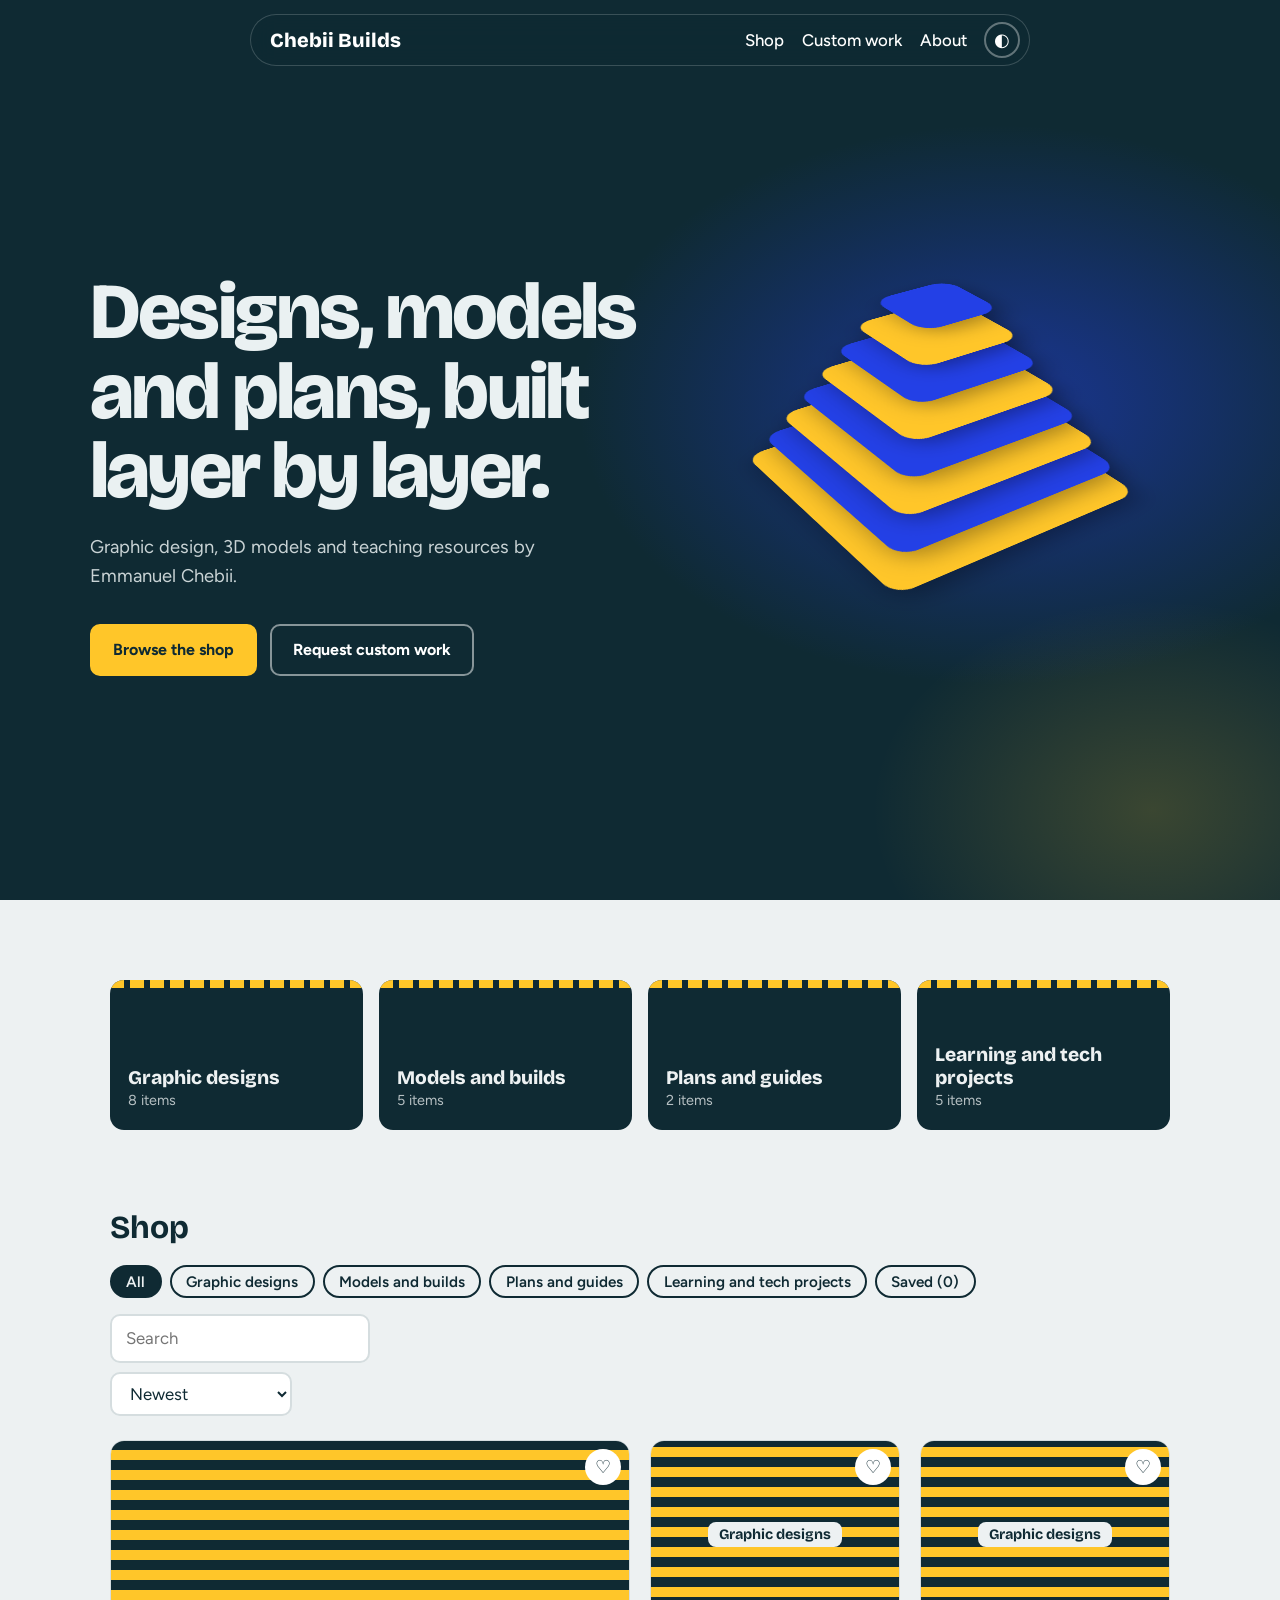
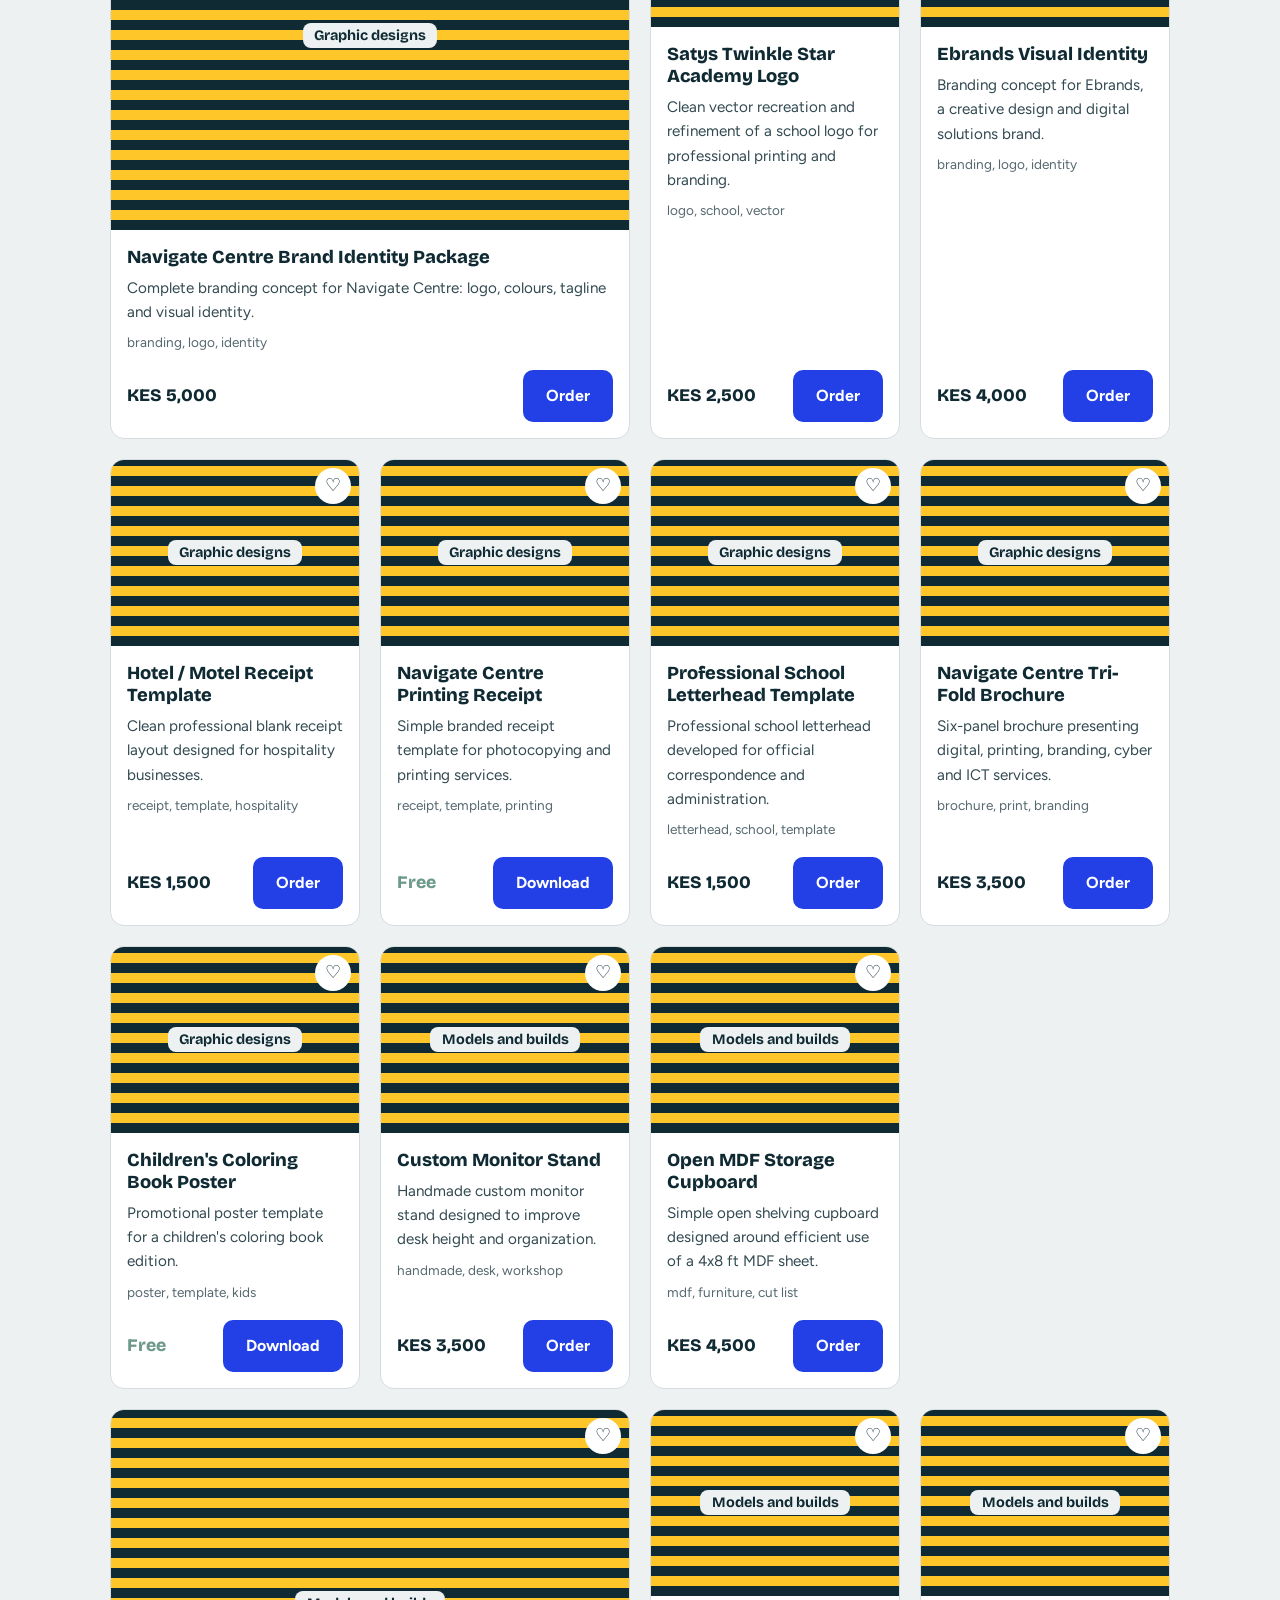
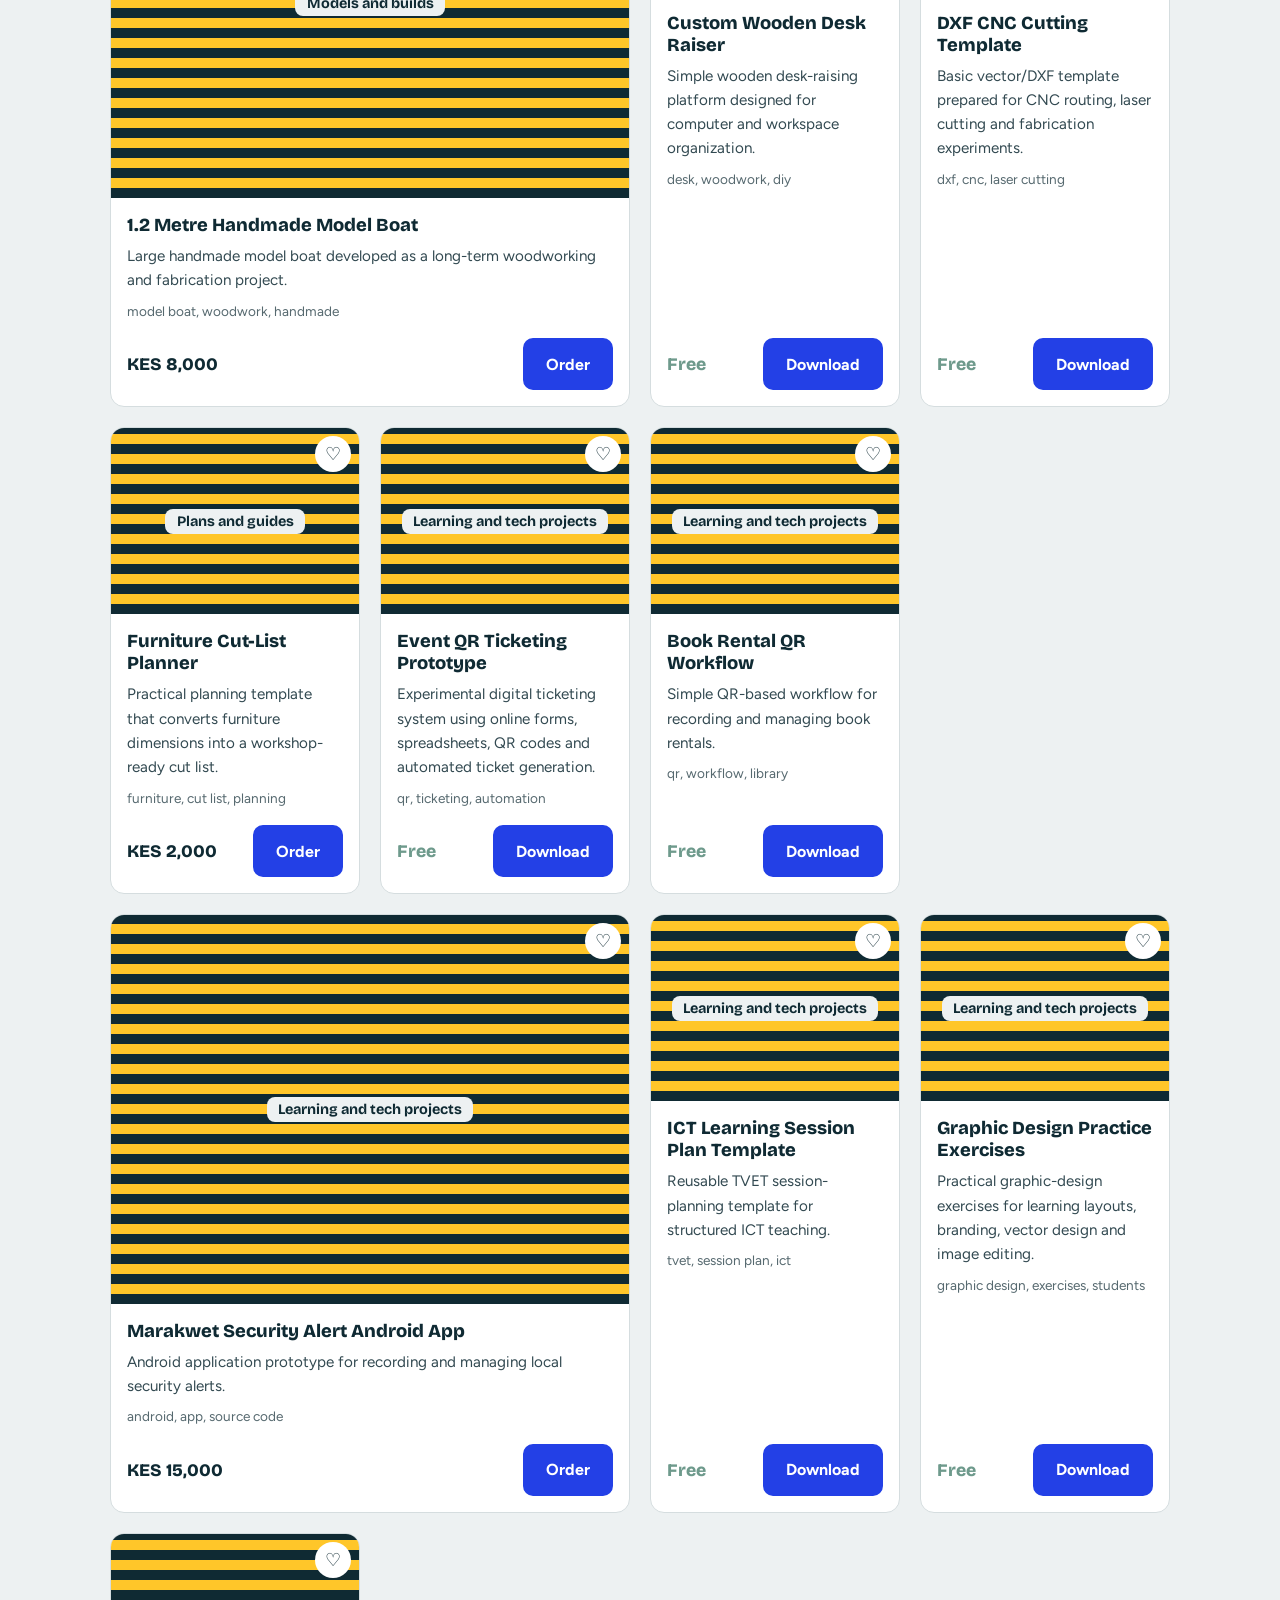
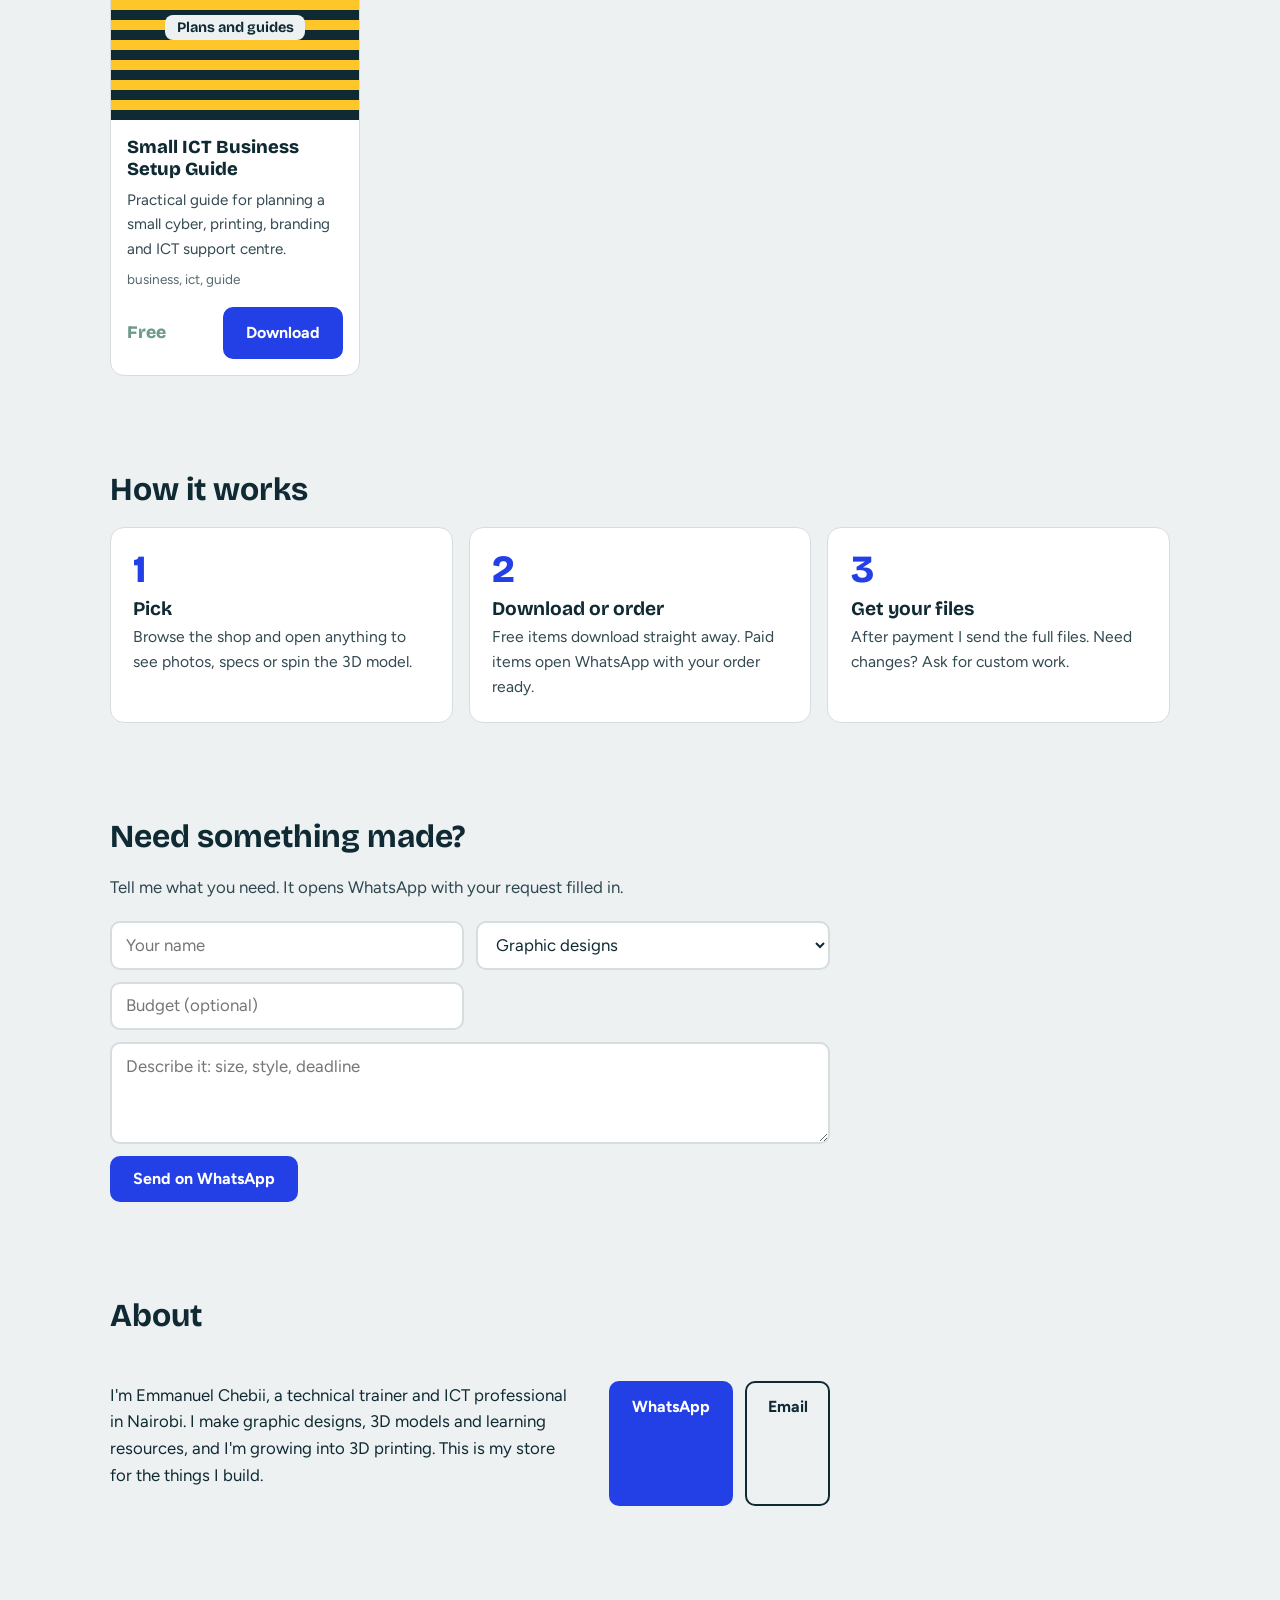
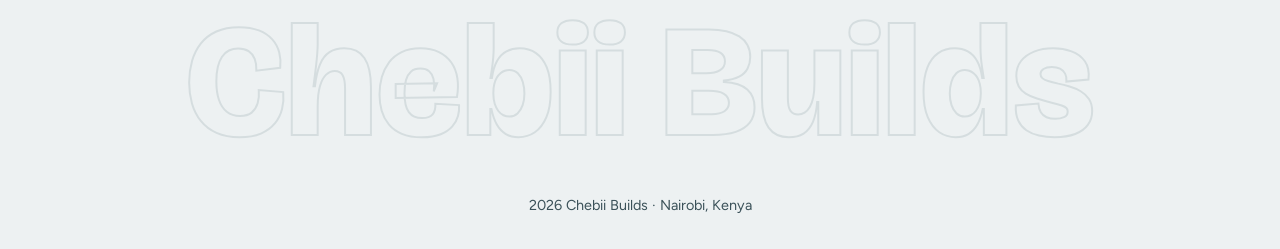
<file: index.html>
<!DOCTYPE html>
<html lang="en">
<head>
<meta charset="utf-8">
<meta name="viewport" content="width=device-width, initial-scale=1">
<title>Chebii Builds — designs, 3D models and plans</title>
<meta name="description" content="Graphic designs, 3D models, printable plans and teaching resources by Emmanuel Chebii.">
<link rel="icon" href="data:image/svg+xml,<svg xmlns='http://www.w3.org/2000/svg' viewBox='0 0 100 100'><rect width='100' height='100' rx='18' fill='%230F2A33'/><path d='M22 66h56M22 50h56M22 34h56' stroke='%23FFC629' stroke-width='8' stroke-linecap='round'/></svg>">
<link rel="preconnect" href="https://fonts.googleapis.com">
<link rel="preconnect" href="https://fonts.gstatic.com" crossorigin>
<link href="https://fonts.googleapis.com/css2?family=Bricolage+Grotesque:opsz,wght@12..96,600;12..96,800&family=Figtree:wght@400;500;700&display=swap" rel="stylesheet">
<link rel="stylesheet" href="assets/css/style.css">
<style>
/* ===== Layout v3: lives in this file, colours still come from style.css ===== */
.top{position:fixed;top:14px;left:50%;transform:translateX(-50%);width:min(780px,calc(100% - 24px));padding:.45rem .55rem .45rem 1.2rem;border:1px solid rgba(255,255,255,.18);border-radius:99px;background:rgba(15,42,51,.72);backdrop-filter:blur(14px);-webkit-backdrop-filter:blur(14px);color:#fff}
.top nav{gap:1.1rem}
.top nav a:hover{color:var(--safety)}
.top .icon{border-color:rgba(255,255,255,.35);color:#fff}

.hero2{position:relative;min-height:100svh;display:grid;align-items:center;padding:7rem 1.25rem 4rem;overflow:hidden;color:#EAF1F2;background:
  radial-gradient(600px 400px at 78% 45%,rgba(35,64,230,.55),transparent 70%),
  radial-gradient(400px 300px at 90% 90%,rgba(255,198,41,.18),transparent 70%),#0F2A33}
.h-in{max-width:1100px;width:100%;margin:0 auto;display:grid;grid-template-columns:1.1fr 1fr;gap:2rem;align-items:center}
.hero2 h1{font-size:clamp(2.6rem,6.2vw,5.4rem);font-weight:800;letter-spacing:-.035em;line-height:1}
.hero2 p{max-width:32rem;margin:1.4rem 0 2rem;font-size:1.15rem;opacity:.85}
.hero2 .btn{background:var(--safety);border-color:var(--safety);color:#0F2A33}
.hero2 .btn.alt{background:transparent;color:#fff;border-color:rgba(255,255,255,.5)}
.hero2 .btn+.btn{margin-left:.6rem}

/* the one memorable thing: a print stack you can tilt with the pointer */
.stage3d{perspective:1100px;display:grid;place-items:center;height:440px}
.stack{position:relative;width:280px;height:280px;transform-style:preserve-3d;transform:rotateX(var(--rx,58deg)) rotateZ(var(--rz,-35deg));transition:transform .15s ease-out}
.slab{--s:calc(280px - var(--i)*28px);position:absolute;width:var(--s);height:var(--s);left:calc((280px - var(--s))/2);top:calc((280px - var(--s))/2);border-radius:20px;background:var(--safety);box-shadow:0 10px 30px rgba(0,0,0,.35);transform:translateZ(calc(var(--i)*26px));animation:rise .9s cubic-bezier(.2,.8,.2,1) both;animation-delay:calc(var(--i)*.09s)}
.slab:nth-child(even){background:#2340E6}
@keyframes rise{from{transform:translateZ(0);opacity:0}}

.wrap{padding-top:5rem}
.steps{display:grid;grid-template-columns:repeat(3,1fr);gap:1rem}
.step{background:var(--card);border:1px solid var(--line);border-radius:var(--radius);padding:1.4rem}
.step b{display:block;font:800 2.4rem var(--head);color:var(--cobalt);line-height:1;margin-bottom:.6rem}
.step h3{font-size:1.2rem;margin-bottom:.3rem}
.step p{margin:0;opacity:.85;font-size:.98rem}

.tiles-wrap{padding-top:5rem}
.tile{min-height:150px}
.about{display:grid;grid-template-columns:1fr 1.2fr;gap:2rem}
.about h2{grid-column:1/-1;margin-bottom:0}
.wordmark{margin-top:5rem;text-align:center;font:800 clamp(3rem,14vw,10rem)/1 var(--head);color:transparent;-webkit-text-stroke:2px var(--line);user-select:none;overflow:hidden}
.foot{margin-top:0;border:0}

@media(max-width:820px){
  .h-in{grid-template-columns:1fr}
  .stage3d{height:300px}.stack{scale:.62}
  .steps,.about{grid-template-columns:1fr}
  .top nav a[href="#custom"]{display:none}
  .hero2 .btn+.btn{margin:.6rem 0 0}
}
</style>
</head>
<body>
<header class="top">
  <a class="brand" href="#top" id="brand">Chebii Builds</a>
  <nav>
    <a href="#shop">Shop</a>
    <a href="#custom">Custom work</a>
    <a href="#about">About</a>
    <button id="theme" class="icon" aria-label="Switch light or dark mode">◐</button>
  </nav>
</header>

<main id="top">
  <section class="hero2" id="hero">
    <div class="h-in">
      <div>
        <h1>Designs, models and plans, built layer by layer.</h1>
        <p id="tagline"></p>
        <a class="btn" href="#shop">Browse the shop</a>
        <a class="btn alt" href="#custom">Request custom work</a>
      </div>
      <div class="stage3d" aria-hidden="true">
        <div class="stack" id="stack">
          <i class="slab" style="--i:0"></i><i class="slab" style="--i:1"></i><i class="slab" style="--i:2"></i><i class="slab" style="--i:3"></i>
          <i class="slab" style="--i:4"></i><i class="slab" style="--i:5"></i><i class="slab" style="--i:6"></i><i class="slab" style="--i:7"></i>
        </div>
      </div>
    </div>
  </section>

  <section class="wrap tiles-wrap"><div class="tiles" id="tiles"></div></section>

  <section id="shop" class="wrap">
    <h2>Shop</h2>
    <div class="tools">
      <div class="chips" id="chips" role="group" aria-label="Filter by category"></div>
      <div class="right">
        <input id="search" type="search" placeholder="Search" aria-label="Search products">
        <select id="sort" aria-label="Sort products">
          <option value="new">Newest</option>
          <option value="free">Free first</option>
          <option value="low">Price: low to high</option>
          <option value="high">Price: high to low</option>
        </select>
      </div>
    </div>
    <div class="grid" id="grid" aria-live="polite"></div>
  </section>

  <section class="wrap" id="how">
    <h2>How it works</h2>
    <div class="steps">
      <div class="step"><b>1</b><h3>Pick</h3><p>Browse the shop and open anything to see photos, specs or spin the 3D model.</p></div>
      <div class="step"><b>2</b><h3>Download or order</h3><p>Free items download straight away. Paid items open WhatsApp with your order ready.</p></div>
      <div class="step"><b>3</b><h3>Get your files</h3><p>After payment I send the full files. Need changes? Ask for custom work.</p></div>
    </div>
  </section>

  <section id="custom" class="wrap">
    <h2>Need something made?</h2>
    <p class="lead">Tell me what you need. It opens WhatsApp with your request filled in.</p>
    <div class="form">
      <input id="f-name" placeholder="Your name" aria-label="Your name">
      <select id="f-type" aria-label="What do you need"></select>
      <input id="f-budget" placeholder="Budget (optional)" aria-label="Budget">
      <textarea id="f-msg" rows="3" placeholder="Describe it: size, style, deadline" aria-label="Details"></textarea>
      <button class="btn" id="f-send" type="button">Send on WhatsApp</button>
    </div>
  </section>

  <section id="about" class="wrap about">
    <h2>About</h2>
    <p id="about-text"></p>
    <div class="links" id="links"></div>
  </section>

  <div class="wordmark" aria-hidden="true">Chebii Builds</div>
</main>

<footer class="foot"><span id="year"></span> Chebii Builds · Nairobi, Kenya</footer>

<dialog id="modal" aria-label="Product details"><div id="modal-body"></div></dialog>
<script src="assets/js/app.js"></script>
<script>
(() => {
  const hero = document.getElementById("hero"), st = document.getElementById("stack");
  hero.addEventListener("pointermove", (e) => {
    const r = hero.getBoundingClientRect(), x = (e.clientX - r.left) / r.width - .5, y = (e.clientY - r.top) / r.height - .5;
    st.style.setProperty("--rx", (58 - y * 20) + "deg");
    st.style.setProperty("--rz", (-35 + x * 45) + "deg");
  });
})();
</script>
</body>
</html>
</file>
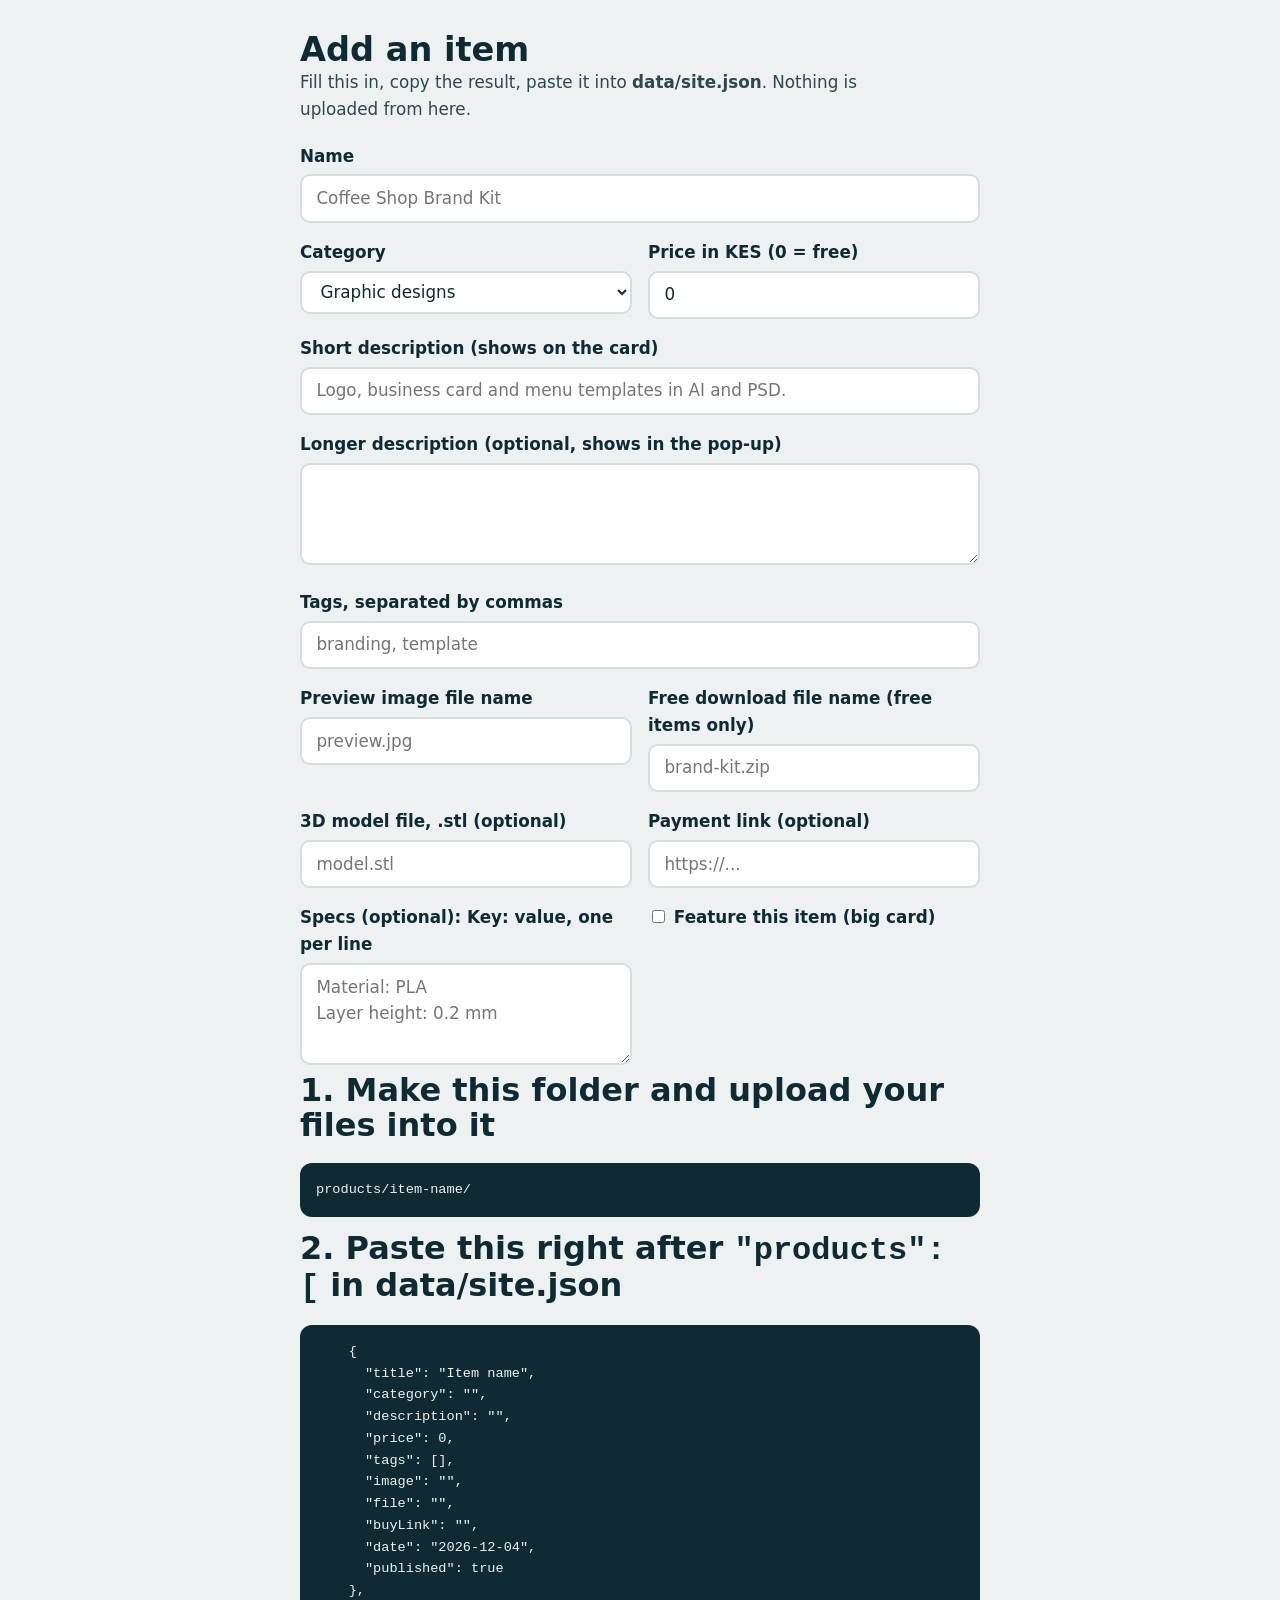
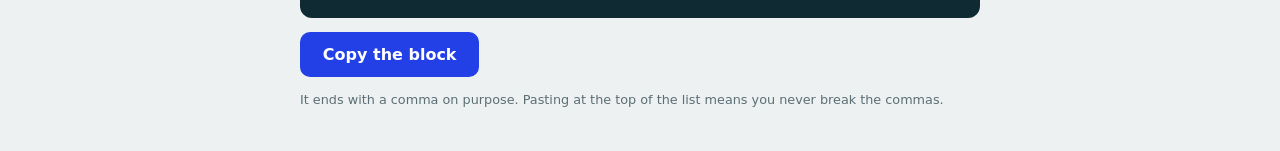
<file: tools/add-item.html>
<!DOCTYPE html>
<html lang="en">
<head>
<meta charset="utf-8">
<meta name="viewport" content="width=device-width, initial-scale=1">
<title>Add an item — Chebii Builds</title>
<link rel="stylesheet" href="../assets/css/style.css">
<style>
main{max-width:720px;margin:0 auto;padding:2rem 1.25rem}
label{display:block;font-weight:700;margin:1rem 0 .3rem}
input,select,textarea{width:100%;padding:.55rem .9rem;border-radius:10px;border:2px solid var(--line);background:var(--card);color:var(--resin);font:inherit}
.row{display:grid;grid-template-columns:1fr 1fr;gap:1rem}
pre{background:var(--resin);color:var(--plate);padding:1rem;border-radius:12px;overflow:auto;font-size:.85rem;white-space:pre-wrap}
ol{padding-left:1.2rem}
</style>
</head>
<body>
<main>
  <h1>Add an item</h1>
  <p class="lead">Fill this in, copy the result, paste it into <b>data/site.json</b>. Nothing is uploaded from here.</p>

  <label for="title">Name</label><input id="title" placeholder="Coffee Shop Brand Kit">
  <div class="row">
    <div><label for="cat">Category</label><select id="cat"></select></div>
    <div><label for="price">Price in KES (0 = free)</label><input id="price" type="number" min="0" value="0"></div>
  </div>
  <label for="desc">Short description (shows on the card)</label>
  <input id="desc" placeholder="Logo, business card and menu templates in AI and PSD.">
  <label for="details">Longer description (optional, shows in the pop-up)</label>
  <textarea id="details" rows="3"></textarea>
  <label for="tags">Tags, separated by commas</label><input id="tags" placeholder="branding, template">
  <div class="row">
    <div><label for="img">Preview image file name</label><input id="img" placeholder="preview.jpg"></div>
    <div><label for="file">Free download file name (free items only)</label><input id="file" placeholder="brand-kit.zip"></div>
  </div>
  <div class="row">
    <div><label for="model">3D model file, .stl (optional)</label><input id="model" placeholder="model.stl"></div>
    <div><label for="buy">Payment link (optional)</label><input id="buy" placeholder="https://..."></div>
  </div>
  <div class="row">
    <div><label for="specs">Specs (optional): Key: value, one per line</label><textarea id="specs" rows="3" placeholder="Material: PLA&#10;Layer height: 0.2 mm"></textarea></div>
    <div><label><input id="feat" type="checkbox" style="width:auto"> Feature this item (big card)</label></div>
  </div>

  <h2>1. Make this folder and upload your files into it</h2>
  <pre id="folder"></pre>
  <h2>2. Paste this right after <code>"products": [</code> in data/site.json</h2>
  <pre id="out"></pre>
  <button class="btn" id="copy" type="button">Copy the block</button>
  <p class="hint">It ends with a comma on purpose. Pasting at the top of the list means you never break the commas.</p>
</main>
<script>
const $ = (i) => document.getElementById(i);
fetch("../data/site.json").then((r) => r.json()).then((d) => {
  $("cat").innerHTML = d.categories.map((c) => `<option value="${c.id}">${c.name}</option>`).join("");
}).catch(() => { $("cat").innerHTML = '<option value="graphics">graphics</option><option value="models">models</option><option value="plans">plans</option><option value="teaching">teaching</option>'; });

function build() {
  const title = $("title").value.trim() || "Item name";
  const slug = title.toLowerCase().replace(/[^a-z0-9]+/g, "-").replace(/^-|-$/g, "") || "item";
  const dir = "products/" + slug + "/";
  const price = Math.max(0, +$("price").value || 0);
  const path = (f) => (f.trim() ? dir + f.trim() : "");
  const o = {
    title, category: $("cat").value, description: $("desc").value.trim(), price,
    tags: $("tags").value.split(",").map((t) => t.trim()).filter(Boolean),
    image: path($("img").value), file: price === 0 ? path($("file").value) : "",
    buyLink: $("buy").value.trim(), date: new Date().toISOString().slice(0, 10), published: true
  };
  if ($("details").value.trim()) o.details = $("details").value.trim();
  if ($("model").value.trim()) o.model = path($("model").value);
  const sp = Object.fromEntries($("specs").value.split("\n").map((l) => l.split(/:(.*)/s)).filter((a) => a[1] && a[0].trim()).map((a) => [a[0].trim(), a[1].trim()]));
  if (Object.keys(sp).length) o.specs = sp;
  if ($("feat").checked) o.featured = true;
  const files = [$("img").value, price === 0 ? $("file").value : "", $("model").value].map((f) => f.trim()).filter(Boolean);
  $("folder").textContent = dir + (files.length ? "\n  " + files.join("\n  ") : "") + (price > 0 ? "\n\n(Paid item: keep the real files on Drive, only upload the preview.)" : "");
  $("out").textContent = JSON.stringify(o, null, 2).replace(/^/gm, "    ") + ",";
}
document.querySelectorAll("input,select,textarea").forEach((e) => e.addEventListener("input", build));
$("copy").onclick = () => navigator.clipboard.writeText($("out").textContent).then(() => { $("copy").textContent = "Copied"; setTimeout(() => $("copy").textContent = "Copy the block", 1500); });
build();
</script>
</body>
</html>
</file>
<file: assets/css/style.css>
/* ===== Palette: change colours here only ===== */
:root{
  --plate:#EDF1F2;   /* page background (print bed) */
  --card:#FFFFFF;
  --resin:#0F2A33;   /* main dark + text */
  --cobalt:#2340E6;  /* buttons, links */
  --safety:#FFC629;  /* highlight, layer lines */
  --sage:#6E9A8C;    /* muted accents */
  --line:#D5DDDF;
  --radius:14px;
  --head:"Bricolage Grotesque",system-ui,sans-serif;
  --body:"Figtree",system-ui,sans-serif;
}
@media (prefers-color-scheme:dark){
  :root:not([data-theme=light]){--plate:#0B1C22;--card:#12303A;--resin:#EAF1F2;--line:#23444F;--cobalt:#5B75FF}
}
:root[data-theme=dark]{--plate:#0B1C22;--card:#12303A;--resin:#EAF1F2;--line:#23444F;--cobalt:#5B75FF}
*{box-sizing:border-box}
html{scroll-behavior:smooth}
body{margin:0;background:var(--plate);color:var(--resin);font:400 1.05rem/1.6 var(--body)}
a{color:inherit}
:focus-visible{outline:3px solid var(--cobalt);outline-offset:3px}
.wrap{max-width:1100px;margin:0 auto;padding:4rem 1.25rem 1rem}
h1,h2,h3{font-family:var(--head);line-height:1.1;margin:0}
h2{font-size:2rem;margin-bottom:1.25rem}

.top{position:sticky;top:0;z-index:5;display:flex;justify-content:space-between;align-items:center;padding:.9rem 1.25rem;background:var(--plate);border-bottom:1px solid var(--line)}
.brand{font:800 1.25rem var(--head);text-decoration:none}
.top nav{display:flex;gap:1.25rem}
.top nav a{text-decoration:none;font-weight:500}
.top nav a:hover{color:var(--cobalt)}

.hero{max-width:1100px;margin:0 auto;padding:4rem 1.25rem 2rem;display:grid;grid-template-columns:1.3fr 1fr;gap:2.5rem;align-items:center}
.hero h1{font-size:clamp(2.2rem,5.5vw,4rem);font-weight:800;letter-spacing:-.02em}
.hero p{max-width:34rem;margin:1.25rem 0 1.75rem;opacity:.85}
.btn{display:inline-block;background:var(--cobalt);color:#fff;padding:.7rem 1.3rem;border-radius:10px;font-weight:700;text-decoration:none;border:2px solid var(--cobalt);cursor:pointer;font-size:1rem;font-family:var(--body)}
.btn:hover{filter:brightness(1.1)}
.btn.alt{background:transparent;color:var(--resin);border-color:var(--resin)}

/* the one memorable thing: a print "building up" once on load */
.layers{display:flex;flex-direction:column-reverse;gap:6px;justify-content:flex-start}
.layers i{display:block;height:30px;border-radius:6px;background:var(--safety);transform-origin:left;animation:print .5s ease-out both}
.layers i:nth-child(odd){background:var(--resin)}
.layers i:nth-child(1){width:100%;animation-delay:.05s}.layers i:nth-child(2){width:92%;animation-delay:.15s}
.layers i:nth-child(3){width:84%;animation-delay:.25s}.layers i:nth-child(4){width:74%;animation-delay:.35s}
.layers i:nth-child(5){width:62%;animation-delay:.45s}.layers i:nth-child(6){width:48%;animation-delay:.55s}
.layers i:nth-child(7){width:30%;animation-delay:.65s}
@keyframes print{from{transform:scaleX(0)}to{transform:scaleX(1)}}

.tools{display:flex;flex-wrap:wrap;gap:1rem;justify-content:space-between;margin-bottom:1.5rem}
.chips{display:flex;flex-wrap:wrap;gap:.5rem}
.chip{border:2px solid var(--resin);background:transparent;color:var(--resin);padding:.35rem .9rem;border-radius:99px;font:600 .95rem var(--body);cursor:pointer}
.chip[aria-pressed=true]{background:var(--resin);color:var(--plate)}
#search{padding:.55rem .9rem;border-radius:10px;border:2px solid var(--line);background:var(--card);color:var(--resin);font:inherit;min-width:min(100%,260px)}

.grid{display:grid;grid-template-columns:repeat(auto-fill,minmax(250px,1fr));gap:1.25rem}
.card{background:var(--card);border:1px solid var(--line);border-radius:var(--radius);overflow:hidden;display:flex;flex-direction:column}
.thumb{aspect-ratio:4/3;background:repeating-linear-gradient(0deg,var(--resin) 0 10px,var(--safety) 10px 20px);display:grid;place-items:center}
.thumb img{width:100%;height:100%;object-fit:cover}
.thumb span{background:var(--plate);color:var(--resin);padding:.25rem .7rem;border-radius:8px;font:700 .9rem var(--head)}
.info{padding:1rem;display:flex;flex-direction:column;gap:.5rem;flex:1}
.info h3{font-size:1.15rem}
.info p{margin:0;font-size:.95rem;opacity:.85}
.meta{display:flex;justify-content:space-between;align-items:center;margin-top:auto;padding-top:.5rem}
.price{font:800 1.1rem var(--head)}
.price.free{color:var(--sage)}
.tags{font-size:.85rem;opacity:.7}
.empty{grid-column:1/-1;padding:2rem;border:2px dashed var(--line);border-radius:var(--radius);text-align:center}

.about p{max-width:42rem}
.links{display:flex;flex-wrap:wrap;gap:.75rem;margin-top:1rem}
.foot{margin-top:4rem;padding:2rem 1.25rem;border-top:1px solid var(--line);text-align:center;font-size:.9rem;opacity:.8}

@media(max-width:760px){.hero{grid-template-columns:1fr}.layers i{height:18px}}
@media(prefers-reduced-motion:reduce){*{animation:none!important;scroll-behavior:auto!important}}

/* ===== v2: engagement features ===== */
.icon{background:none;border:2px solid var(--line);color:var(--resin);width:36px;height:36px;border-radius:50%;cursor:pointer;font-size:1.1rem}
.top nav{align-items:center}
.lead{max-width:40rem;opacity:.85;margin:0 0 1.25rem}
.hero .btn+.btn{margin-left:.6rem}

.tiles-wrap{padding-top:1rem;padding-bottom:0}
.tiles{display:grid;grid-template-columns:repeat(auto-fit,minmax(200px,1fr));gap:1rem}
.tile{text-align:left;background:var(--resin);color:var(--plate);border:0;border-radius:var(--radius);padding:1.1rem;cursor:pointer;font:inherit;position:relative;overflow:hidden;min-height:110px;display:flex;flex-direction:column;justify-content:flex-end}
.tile::before{content:"";position:absolute;inset:0 0 auto 0;height:8px;background:repeating-linear-gradient(90deg,var(--safety) 0 14px,transparent 14px 20px)}
.tile b{font:800 1.2rem var(--head)}
.tile span{opacity:.75;font-size:.9rem}
.tile:hover{transform:translateY(-3px);transition:transform .15s}

.right{display:flex;gap:.6rem;flex-wrap:wrap}
#sort,.form input,.form select,.form textarea{padding:.55rem .9rem;border-radius:10px;border:2px solid var(--line);background:var(--card);color:var(--resin);font:inherit}

.card{position:relative;transition:transform .15s,box-shadow .15s}
.card:hover{transform:translateY(-4px);box-shadow:0 12px 28px rgba(0,0,0,.14)}
.card.feature{grid-column:span 2}
.thumb{width:100%;border:0;padding:0;cursor:pointer;position:relative;overflow:hidden}
.thumb img{transition:transform .4s}
.card:hover .thumb img{transform:scale(1.05)}
.badges{position:absolute;top:.6rem;left:.6rem;display:flex;gap:.35rem}
.badge{background:var(--safety);color:#0F2A33;font:700 .75rem var(--body);padding:.15rem .55rem;border-radius:99px}
.badge.b3d{background:var(--cobalt);color:#fff}
.heart{position:absolute;top:.5rem;right:.5rem;width:36px;height:36px;border-radius:50%;border:0;background:var(--card);color:var(--resin);cursor:pointer;font-size:1.1rem;z-index:2}
.heart[aria-pressed=true]{color:#E5484D}
.title-btn{all:unset;cursor:pointer;font:800 1.15rem var(--head)}
.title-btn:hover{color:var(--cobalt)}

dialog{border:0;border-radius:18px;padding:0;width:min(940px,94vw);max-height:92vh;background:var(--plate);color:var(--resin);overflow:auto}
dialog::backdrop{background:rgba(6,16,20,.7)}
.m{display:grid;grid-template-columns:1.2fr 1fr}
.m-media{background:var(--card);min-height:340px;display:flex;flex-direction:column}
.stage{flex:1;min-height:300px;position:relative;background:repeating-linear-gradient(0deg,var(--resin) 0 10px,var(--safety) 10px 20px)}
.stage img{width:100%;height:100%;object-fit:cover;position:absolute;inset:0}
.stage canvas{position:absolute;inset:0;width:100%;height:100%}
.stage.v3d{background:var(--card)}
.stage .msg{position:absolute;inset:0;display:grid;place-items:center;text-align:center;padding:1rem}
.thumbs{display:flex;gap:.4rem;padding:.6rem;flex-wrap:wrap}
.thumbs button{border:2px solid var(--line);background:var(--plate);color:var(--resin);border-radius:8px;padding:.25rem .7rem;cursor:pointer;font:600 .85rem var(--body)}
.thumbs button[aria-pressed=true]{border-color:var(--cobalt);background:var(--cobalt);color:#fff}
.m-info{padding:1.5rem;display:flex;flex-direction:column;gap:.8rem}
.m-info h2{font-size:1.7rem;margin:0}
.specs{display:grid;grid-template-columns:auto 1fr;gap:.25rem 1rem;font-size:.95rem;margin:0}
.specs dt{opacity:.65}.specs dd{margin:0;font-weight:500}
.m-actions{display:flex;gap:.6rem;flex-wrap:wrap;margin-top:auto}
.close{position:absolute;top:.6rem;right:.6rem;z-index:3}
.hint{font-size:.8rem;opacity:.65}

.form{display:grid;grid-template-columns:1fr 1fr;gap:.75rem;max-width:720px}
.form textarea,.form button{grid-column:1/-1}
.form button{justify-self:start}
.toast{position:fixed;bottom:1.2rem;left:50%;transform:translateX(-50%);background:var(--resin);color:var(--plate);padding:.6rem 1.1rem;border-radius:10px;z-index:20}

@media(max-width:760px){.m{grid-template-columns:1fr}.card.feature{grid-column:auto}.form{grid-template-columns:1fr}.hero .btn+.btn{margin:.6rem 0 0}}
</file>
